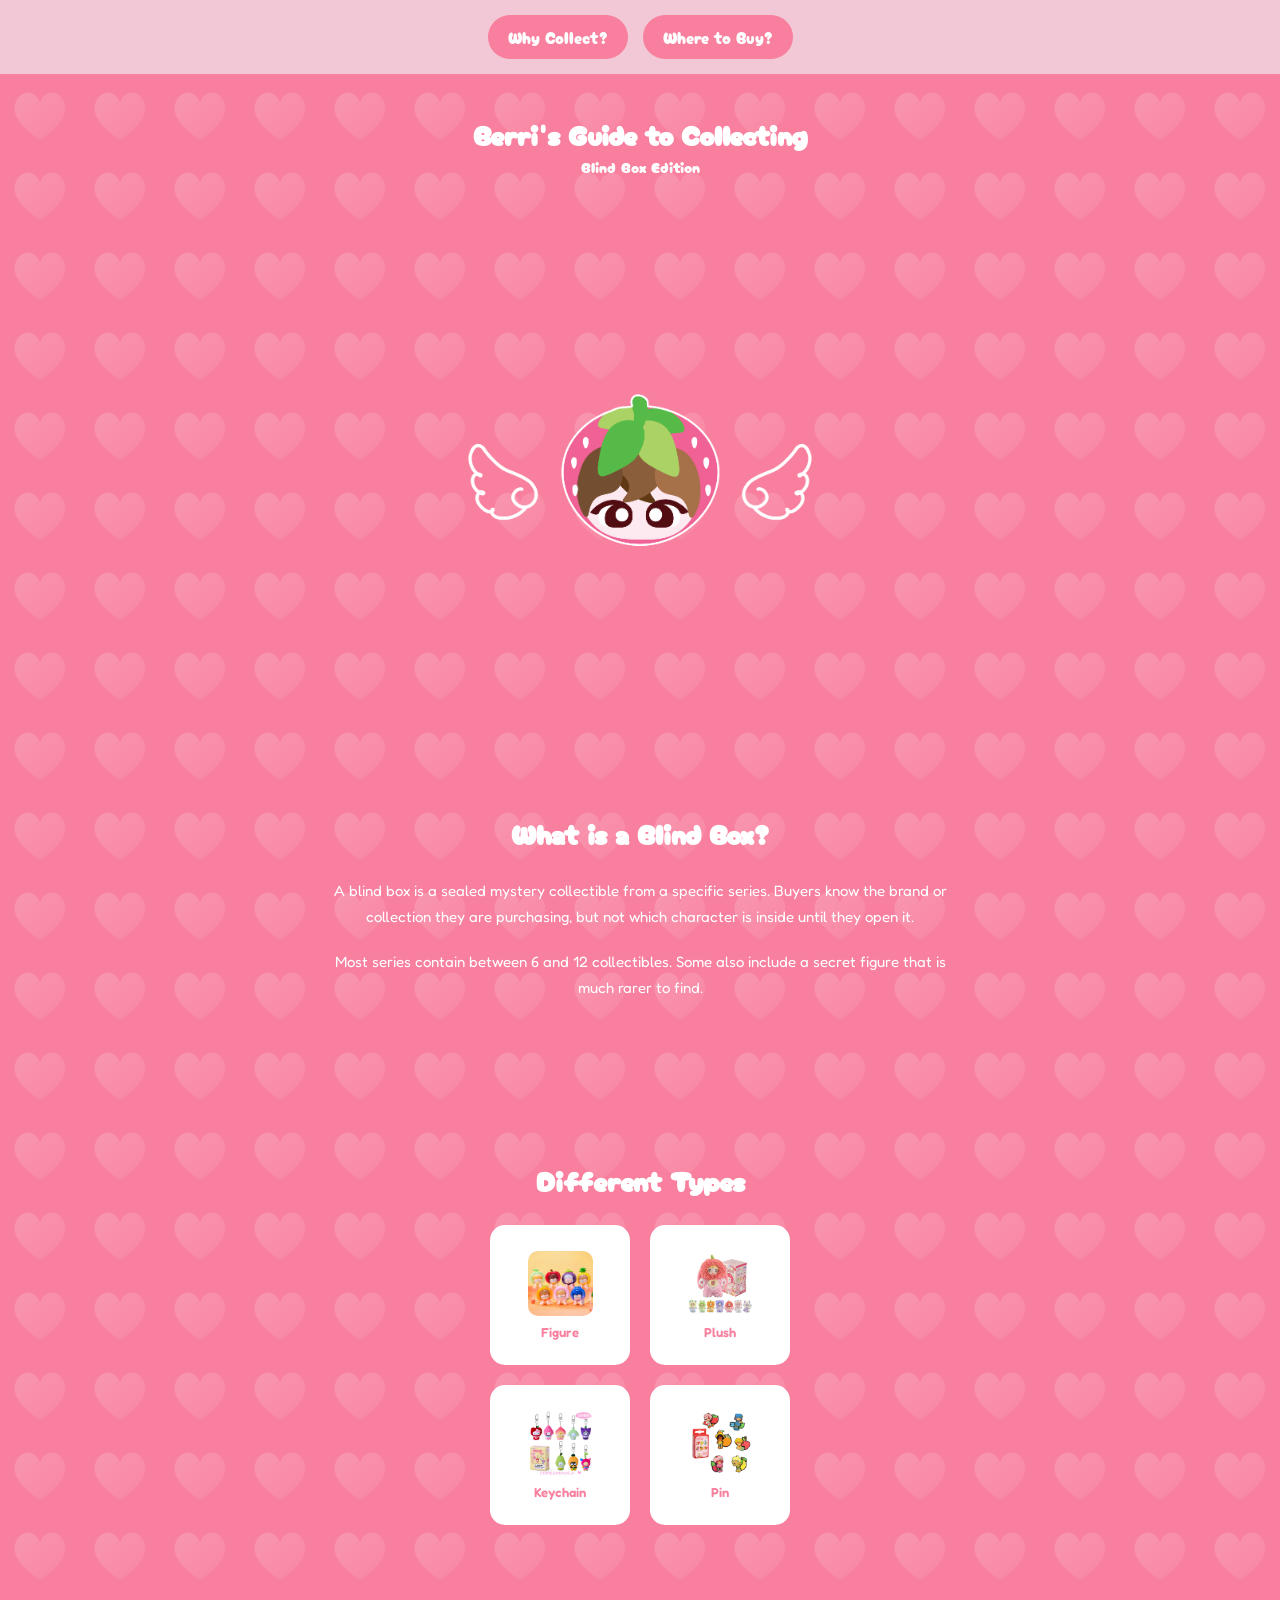
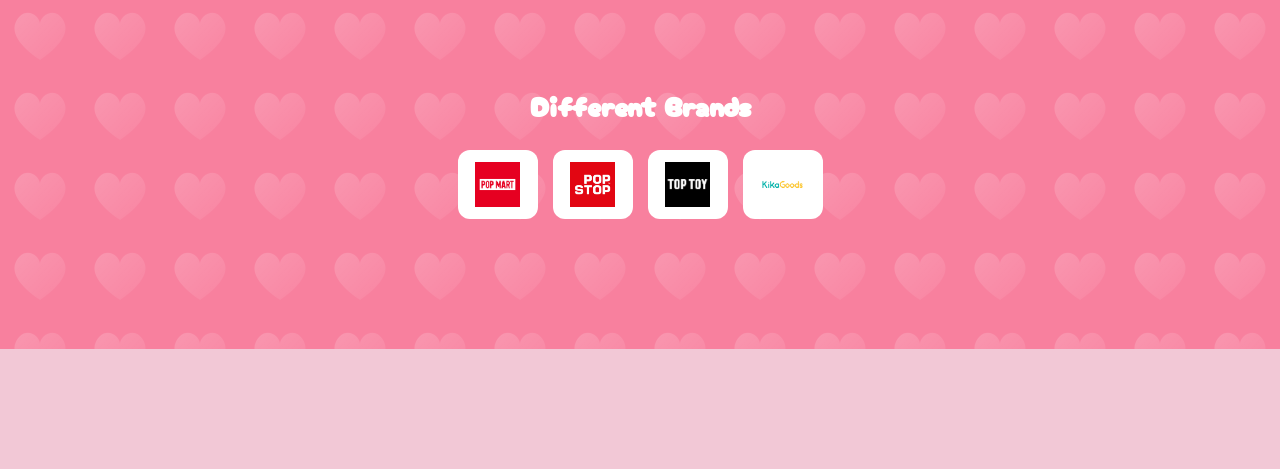
<file: index.html>
<!DOCTYPE html>
<html lang="en">
<head>
<meta charset="UTF-8">
<meta name="viewport" content="width=device-width, initial-scale=1.0">
<title>Berri's Guide to Collecting</title>

<link rel="preconnect" href="https://fonts.googleapis.com">
<link rel="preconnect" href="https://fonts.gstatic.com" crossorigin>
<link href="https://fonts.googleapis.com/css2?family=Cherry+Bomb+One&family=Fredoka:wght@300;400;500;600&display=swap" rel="stylesheet">
<head>
  <link rel="icon" href="favicon.png">
</head>
<style>
*{
    margin:0;
    padding:0;
    box-sizing:border-box;
}

body{
    font-family:'Fredoka', sans-serif;
    color:white;
}

/* 💖 HEART BACKGROUND */
.container{
    width:100%;
    min-height:100vh;
    background-color:#f8809e;

    background-image:
    url("data:image/svg+xml,%3Csvg xmlns='http://www.w3.org/2000/svg' width='60' height='60'%3E%3Cdefs%3E%3ClinearGradient id='g' x1='0' y1='0' x2='1' y2='1'%3E%3Cstop offset='0%25' stop-color='white' stop-opacity='0.18'/%3E%3Cstop offset='100%25' stop-color='white' stop-opacity='0.04'/%3E%3C/linearGradient%3E%3C/defs%3E%3Cpath d='M30 45 C12 33 6 21 15 12 C21 6 30 12 30 18 C30 12 39 6 45 12 C54 21 48 33 30 45Z' fill='url(%23g)'/%3E%3C/svg%3E");

    background-repeat:repeat;
    background-size:80px 80px;
}

/* NAVIGATION */
.top-bar{
    background:#f2c8d6;
    padding:15px;
    display:flex;
    justify-content:center;
    gap:15px;
}

.top-bar a{
    background:#f8809e;
    color:white;
    text-decoration:none;
    font-family:'Cherry Bomb One', cursive;
    padding:10px 20px;
    border-radius:25px;
    transition:0.25s ease;
}

.top-bar a:hover{
    background:#f8809e;
    transform:scale(1.05);
}

/* HERO */
.hero{
    text-align:center;
    padding:40px 20px;
}

.hero img{
    width:350px;
    max-width:90%;
    height:auto;
    margin-bottom:15px;
}

h1{
    font-family:'Cherry Bomb One', cursive;
    font-size:28px;
}

.subtitle{
    font-family:'Cherry Bomb One', cursive;
    font-size:15px;
}

/* SECTIONS */
section{
    padding:80px 20px;
    text-align:center;
}

h2{
    font-family:'Cherry Bomb One', cursive;
    font-size:28px;
    margin-bottom:25px;
}

p{
    max-width:650px;
    margin:0 auto;
    line-height:1.7;
    font-size:15px;
}

/* TYPES GRID */
.grid{
    display:grid;
    grid-template-columns:repeat(2, 140px);
    justify-content:center;
    gap:20px;
    margin-top:25px;
}

/* CARDS */
.card{
    width:140px;
    height:140px;

    background:white;
    color:#f8809e;

    border-radius:15px;

    display:flex;
    flex-direction:column;
    justify-content:center;
    align-items:center;

    transition:transform 0.25s ease;
}

.card:hover{
    transform:translateY(-5px);
}

.card img{
    width:65px;
    height:65px;
    object-fit:cover;
    border-radius:10px;
    margin-bottom:8px;
}

.card span{
    font-size:13px;
    font-weight:600;
}

/* BRANDS */
.brands{
    display:grid;
    grid-template-columns:repeat(4, 80px);
    justify-content:center;
    gap:15px;
    margin-top:25px;
}

.brand{
    background:white;
    padding:12px;
    border-radius:12px;

    display:flex;
    justify-content:center;
    align-items:center;

    transition:transform 0.25s ease, box-shadow 0.25s ease;
}

.brand:hover{
    transform:scale(1.08);
    box-shadow:0 8px 16px rgba(0,0,0,0.15);
}

.brand img{
    width:45px;
    height:auto;
    display:block;
}

/* FOOTER */
.footer{
    height:120px;
    background:#f2c8d6;
    margin-top:50px;
}
</style>
</head>

<body>

<div class="container">

    <div class="top-bar">
        <a href="why.html">Why Collect?</a>
        <a href="where.html">Where to Buy?</a>
    </div>
<div class="hero">

    <h1>Berri's Guide to Collecting</h1>
    <p class="subtitle">Blind Box Edition</p>

    <img src="websitelogo.png" alt="Logo">

</div>

    <section>
        <h2>What is a Blind Box?</h2>
<link rel="preconnect" href="https://fonts.googleapis.com">
<link rel="preconnect" href="https://fonts.gstatic.com" crossorigin>
<link href="https://fonts.googleapis.com/css2?family=Cherry+Bomb+One&family=Fredoka:wght@300..700&display=swap" rel="stylesheet">
        <p>
            A blind box is a sealed mystery collectible from a specific series.
            Buyers know the brand or collection they are purchasing, but not
            which character is inside until they open it.
        </p>

        <br>

        <p>
            Most series contain between 6 and 12 collectibles. Some also include
            a secret figure that is much rarer to find.
        </p>
    </section>

    <section>
        <h2>Different Types</h2>

        <div class="grid">

            <div class="card">
                <img src="figure.webp" alt="Figure">
                <span>Figure</span>
            </div>

            <div class="card">
                <img src="plush.jpg" alt="Plush">
                <span>Plush</span>
            </div>

            <div class="card">
                <img src="fruitkeychain.webp" alt="Keychain">
                <span>Keychain</span>
            </div>

            <div class="card">
                <img src="pin.png" alt="Pin">
                <span>Pin</span>
            </div>

        </div>
    </section>

    <section>
        <h2>Different Brands</h2>

        <div class="brands">

            <div class="brand">
                <a href="https://www.popmart.com" target="_blank">
                    <img src="popmart.png" alt="Pop Mart">
                </a>
            </div>

            <div class="brand">
                <a href="https://popstop.co.nz" target="_blank">
                    <img src="pop-stop.png" alt="Pop Stop">
                </a>
            </div>

            <div class="brand">
               <a href="https://gotoptoy.com" target="_blank">
                    <img src="toptoy_logo_3979e3a2-2dc9-4bb1-b08d-5b66e71ca399.jpg.webp" alt="Top Toy">
                </a>
            </div>

            <div class="brand">
                <a href="https://www.kikagoods.com" target="_blank">
                    <img src="kikagoods.jpg" alt="KikaGoods">
                </a>
            </div>

        </div>
    </section>

    <div class="footer"></div>

</div>

</body>
</html>
</file>
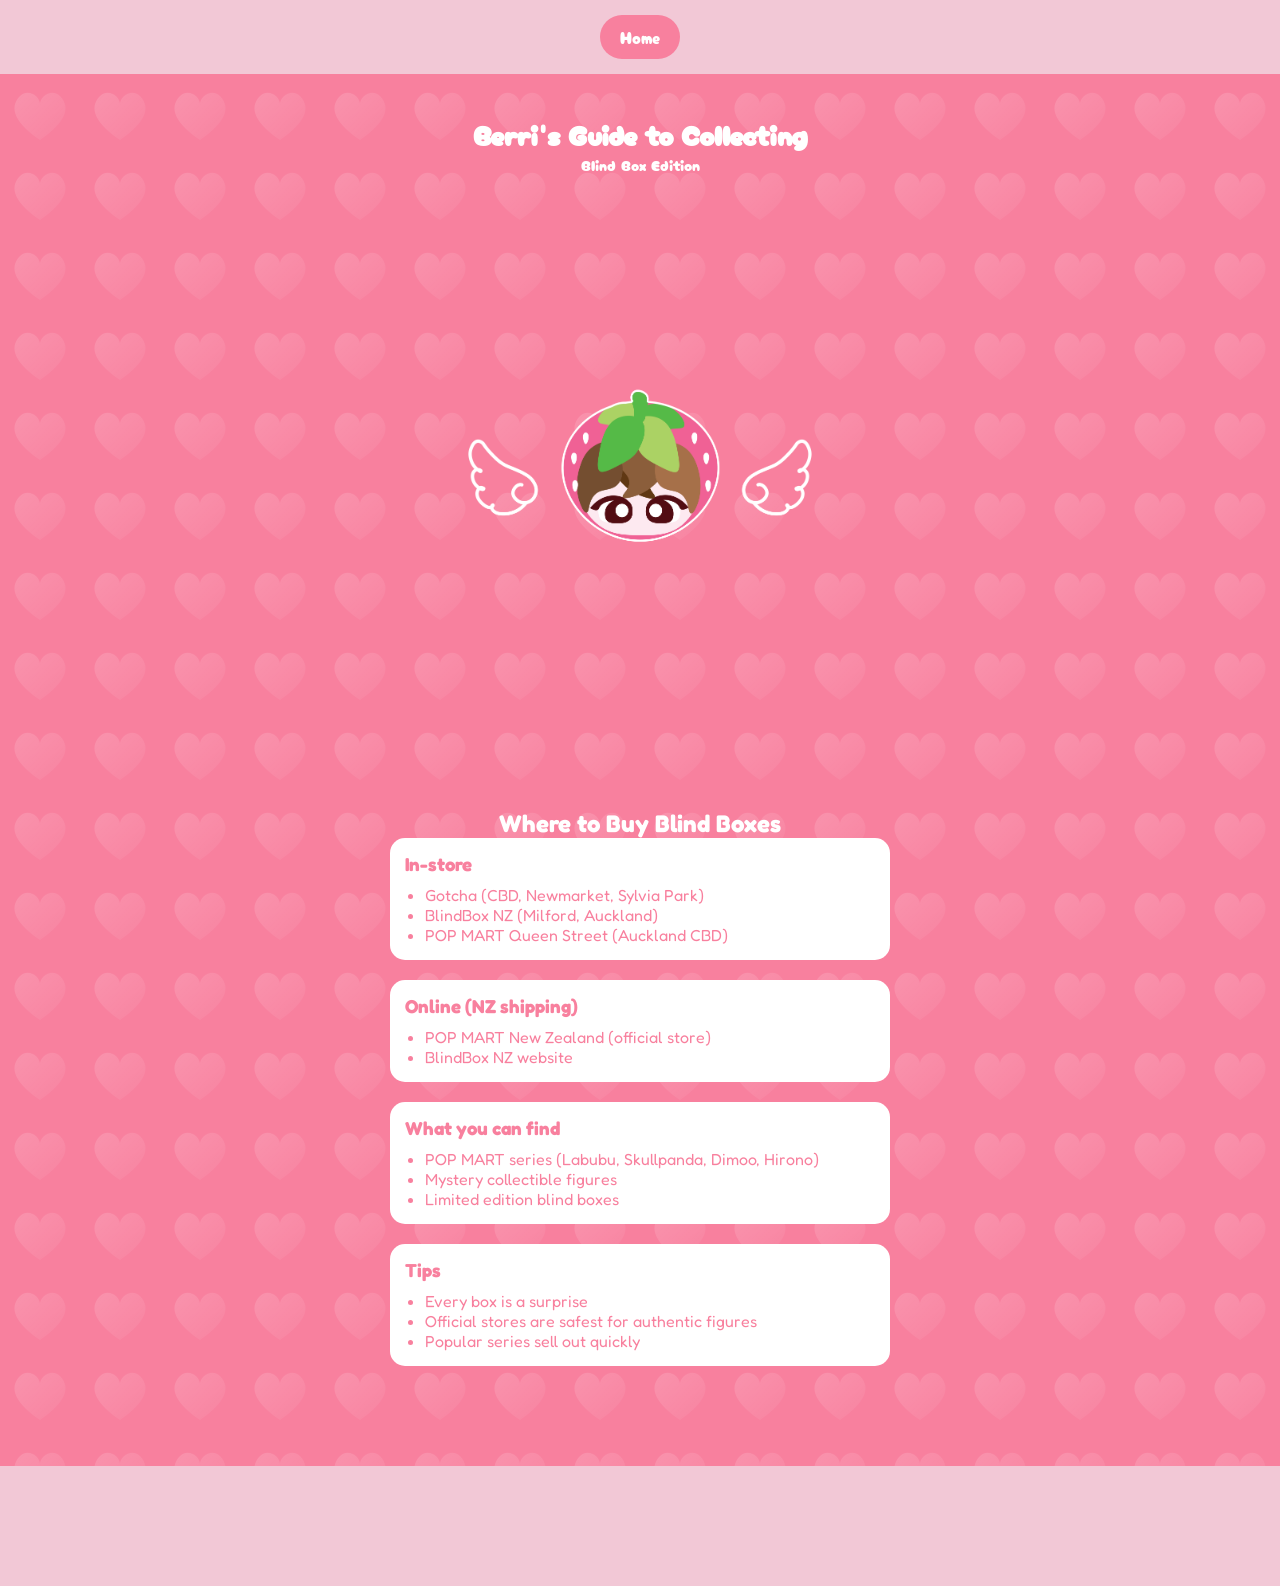
<file: where.html>
<!DOCTYPE html>
<html lang="en">
<head>
<meta charset="UTF-8">
<meta name="viewport" content="width=device-width, initial-scale=1.0">
<title>Berri's Guide to Collecting</title>

<link rel="preconnect" href="https://fonts.googleapis.com">
<link rel="preconnect" href="https://fonts.gstatic.com" crossorigin>
<link href="https://fonts.googleapis.com/css2?family=Cherry+Bomb+One&display=swap" rel="stylesheet">
<link rel="stylesheet" href="styles.css">
<style>
*{
    margin:0;
    padding:0;
    box-sizing:border-box;
}

body{
    font-family:'Fredoka', sans-serif;
}

/* BACKGROUND */
.container{
    width:100%;
    min-height:100vh;
    background-color:#f8809e;

    background-image:
        url("data:image/svg+xml,%3Csvg xmlns='http://www.w3.org/2000/svg' width='60' height='60'%3E%3Cdefs%3E%3ClinearGradient id='g' x1='0' y1='0' x2='1' y2='1'%3E%3Cstop offset='0%25' stop-color='white' stop-opacity='0.15'/%3E%3Cstop offset='100%25' stop-color='white' stop-opacity='0.03'/%3E%3C/linearGradient%3E%3C/defs%3E%3Cpath d='M30 45 C12 33 6 21 15 12 C21 6 30 12 30 18 C30 12 39 6 45 12 C54 21 48 33 30 45Z' fill='url(%23g)'/%3E%3C/svg%3E");

    background-repeat:repeat;
    background-size:80px 80px;

    color:white;
}

/* NAVBAR */
.top-bar{
    width:100%;
    background:#f2c8d6;
    padding:15px;
    display:flex;
    justify-content:center;
    gap:15px;
}

.top-bar a{
    background:#f8809e;
    color:white;
    text-decoration:none;
    font-family:'Cherry Bomb One', cursive;
    padding:10px 20px;
    border-radius:25px;
    display:inline-block;
    transition:0.2s ease;
}

.top-bar a:hover{
    background:#f8809e;
    transform:scale(1.05);
}

/* HERO */
.hero{
    text-align:center;
    padding:40px 20px;
}

.hero img{
    width:350px;
    max-width:90%;
    height:auto;
    margin-bottom:15px;
}

h1{
    font-family:'Cherry Bomb One', cursive;
    font-size:28px;
}

.subtitle{
    font-family:'Cherry Bomb One', cursive;
    font-size:15px;
}

}

h2{
    font-family:'Cherry Bomb One', cursive;
    font-size:28px;
    margin-bottom:30px;
}

/* CARDS */
.card{
    background:white;
    color:#f8809e;
    padding:15px;
    margin:0 auto 20px auto;
    border-radius:15px;
    max-width:500px;
    text-align:left;
}

.card ul{
    padding-left:20px;
    margin-top:10px;
}

/* FOOTER */
.footer{
    height:120px;
    background:#f2c8d6;
    width:100%;
    margin-top:auto;
}
</style>
</head>

<body>

<div class="container">

    <div class="top-bar">
        <a href="index.html">Home</a>
    </div>
<div class="hero">

    <h1>Berri's Guide to Collecting</h1>
    <p class="subtitle">Blind Box Edition</p>

    <img src="websitelogo.png" alt="Logo">

</div>
    <section>
        <h2>Where to Buy Blind Boxes</h2>
<link rel="preconnect" href="https://fonts.googleapis.com">
<link rel="preconnect" href="https://fonts.gstatic.com" crossorigin>
<link href="https://fonts.googleapis.com/css2?family=Cherry+Bomb+One&family=Fredoka:wght@300..700&display=swap" rel="stylesheet">
        <div class="card">
            <h3>In-store</h3>
            <ul>
                <li>Gotcha (CBD, Newmarket, Sylvia Park)</li>
                <li>BlindBox NZ (Milford, Auckland)</li>
                <li>POP MART Queen Street (Auckland CBD)</li>
            </ul>
        </div>

        <div class="card">
            <h3>Online (NZ shipping)</h3>
            <ul>
                <li>POP MART New Zealand (official store)</li>
                <li>BlindBox NZ website</li>
            </ul>
        </div>

        <div class="card">
            <h3>What you can find</h3>
            <ul>
                <li>POP MART series (Labubu, Skullpanda, Dimoo, Hirono)</li>
                <li>Mystery collectible figures</li>
                <li>Limited edition blind boxes</li>
            </ul>
        </div>

        <div class="card">
            <h3>Tips</h3>
            <ul>
                <li>Every box is a surprise</li>
                <li>Official stores are safest for authentic figures</li>
                <li>Popular series sell out quickly</li>
            </ul>
        </div>
    </section>

    <div class="footer"></div>

</div>

</body>
</html>
</file>
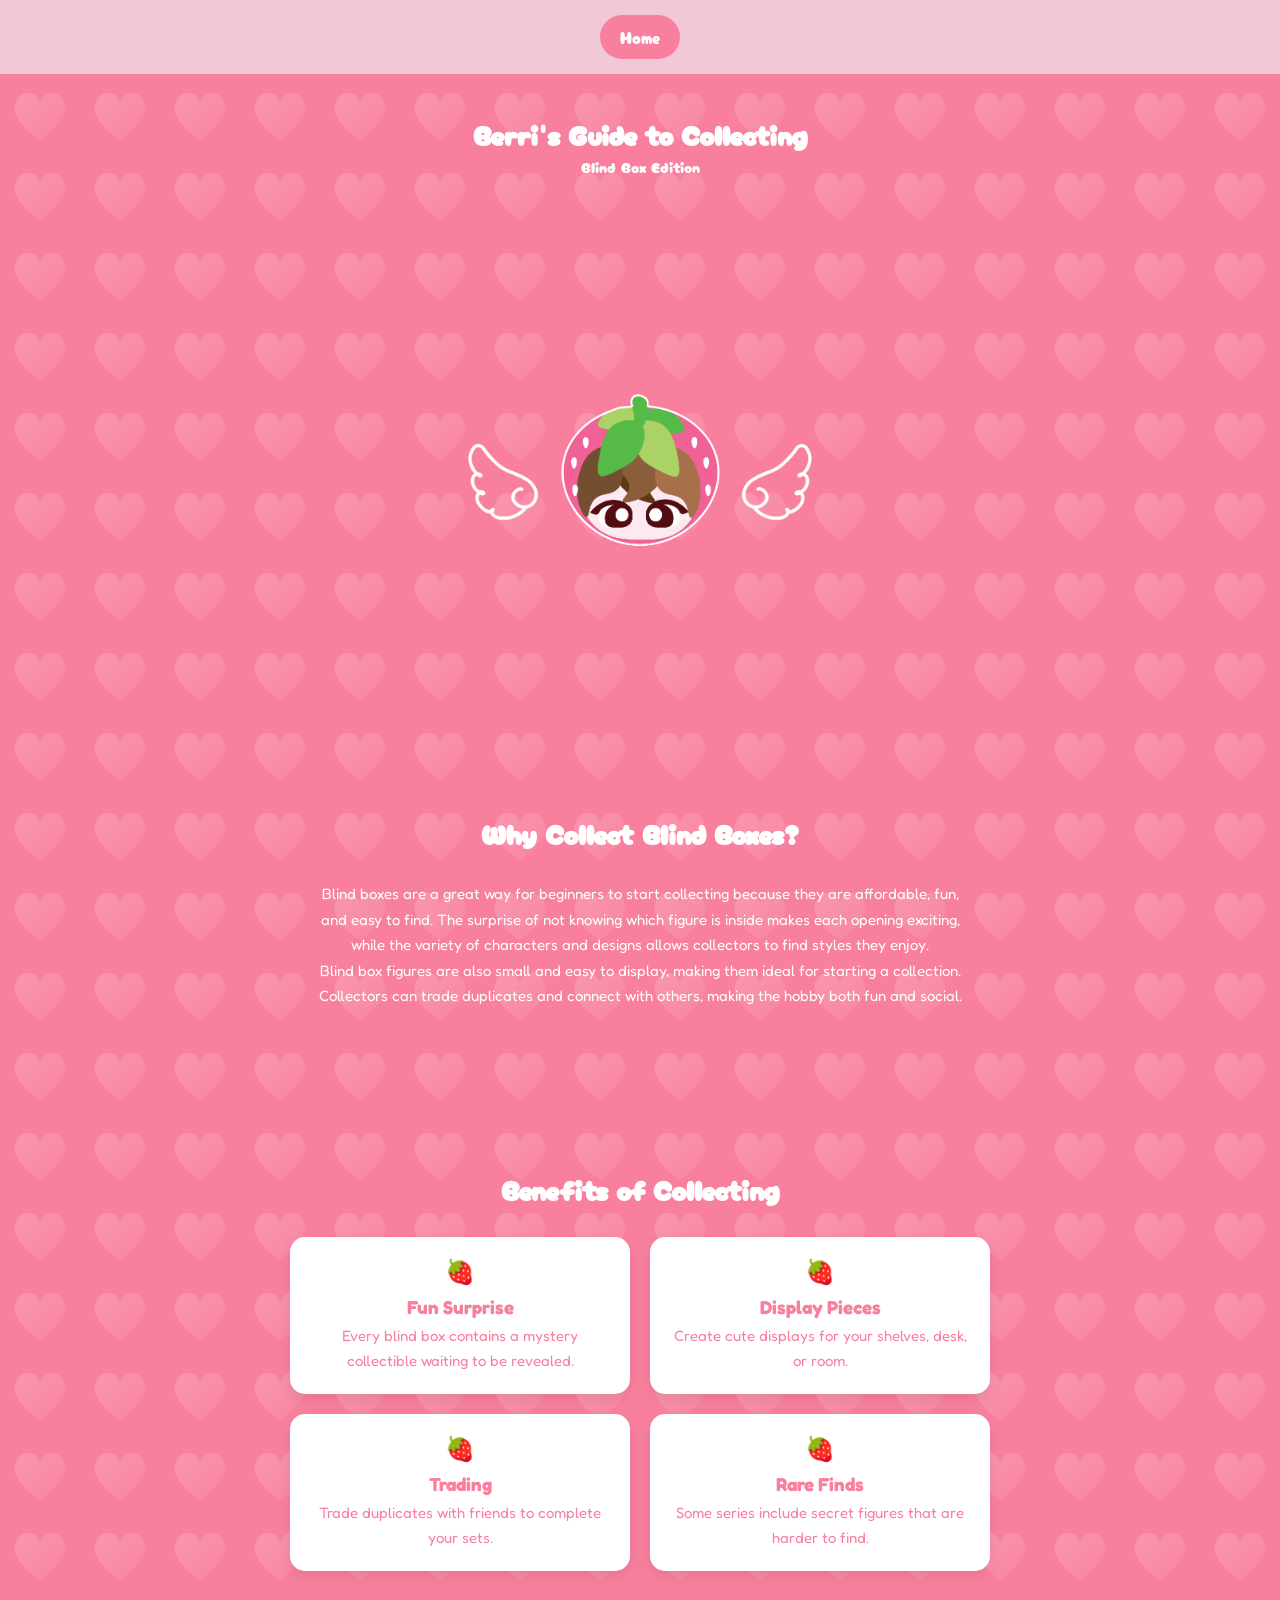
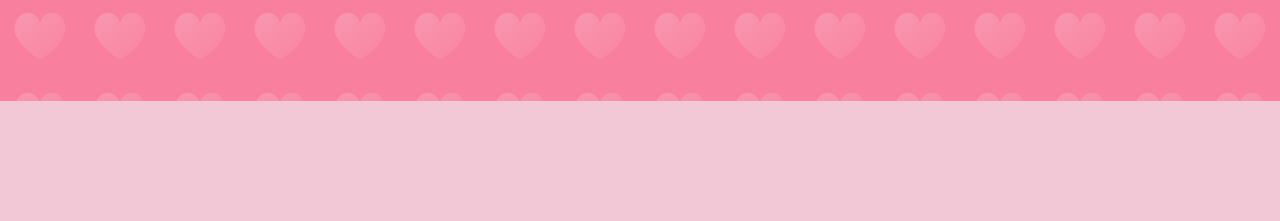
<file: why.html>
<!DOCTYPE html>
<html lang="en">
<head>
<meta charset="UTF-8">
<meta name="viewport" content="width=device-width, initial-scale=1.0">
<title>Berri's Guide to Collecting</title>

<link rel="preconnect" href="https://fonts.googleapis.com">
<link rel="preconnect" href="https://fonts.gstatic.com" crossorigin>
<link href="https://fonts.googleapis.com/css2?family=Cherry+Bomb+One&family=Fredoka:wght@300;400;500;600&display=swap" rel="stylesheet">

<style>
*{
    margin:0;
    padding:0;
    box-sizing:border-box;
}

body{
    font-family:'Fredoka', sans-serif;
    color:white;
}

/* BACKGROUND */
.container{
    width:100%;
    min-height:100vh;
    background-color:#f8809e;

    background-image:
    url("data:image/svg+xml,%3Csvg xmlns='http://www.w3.org/2000/svg' width='60' height='60'%3E%3Cdefs%3E%3ClinearGradient id='g' x1='0' y1='0' x2='1' y2='1'%3E%3Cstop offset='0%25' stop-color='white' stop-opacity='0.18'/%3E%3Cstop offset='100%25' stop-color='white' stop-opacity='0.04'/%3E%3C/linearGradient%3E%3C/defs%3E%3Cpath d='M30 45 C12 33 6 21 15 12 C21 6 30 12 30 18 C30 12 39 6 45 12 C54 21 48 33 30 45Z' fill='url(%23g)'/%3E%3C/svg%3E");

    background-repeat:repeat;
    background-size:80px 80px;
}

/* NAV */
.top-bar{
    background:#f2c8d6;
    padding:15px;
    display:flex;
    justify-content:center;
    gap:15px;
}

.top-bar a{
    background:#f8809e;
    color:white;
    text-decoration:none;
    font-family:'Cherry Bomb One', cursive;
    padding:10px 20px;
    border-radius:25px;
}

/* HERO */
.hero{
    text-align:center;
    padding:40px 20px;
}

.hero img{
    width:350px;
    max-width:90%;
    margin-bottom:15px;
}

h1{
    font-family:'Cherry Bomb One', cursive;
    font-size:28px;
}

.subtitle{
    font-family:'Cherry Bomb One', cursive;
    font-size:15px;
}

/* SECTIONS */
section{
    padding:80px 20px;
    text-align:center;
}

h2{
    font-family:'Cherry Bomb One', cursive;
    font-size:28px;
    margin-bottom:28px;
}

p{
    max-width:650px;
    margin:0 auto;
    line-height:1.7;
    font-size:15px;
}

/* BENEFITS GRID */
.benefits-grid{
    display:grid;
    grid-template-columns:repeat(2, 1fr);
    gap:20px;
    max-width:700px;
    margin:0 auto;
}

.benefit-card{
    background:white;
    color:#f8809e;
    padding:20px;
    border-radius:15px;
    text-align:center;
    box-shadow:0 6px 15px rgba(0,0,0,0.08);
}

.icon{
    font-size:24px;
}

.benefit-card h3{
    margin:10px 0 5px;
}

/* FOOTER */
.footer{
    height:120px;
    background:#f2c8d6;
    margin-top:50px;
}
</style>
</head>

<body>

<div class="container">

    <div class="top-bar">
        <a href="index.html">Home</a>
    </div>

    <div class="hero">
        <h1>Berri's Guide to Collecting</h1>
        <p class="subtitle">Blind Box Edition</p>
  <img src="websitelogo.png" alt="Logo">
    </div>

    <section>
        <h2>Why Collect Blind Boxes?</h2>

        <p>
            Blind boxes are a great way for beginners to start collecting because they are affordable, fun, and easy to find. The surprise of not knowing which figure is inside makes each opening exciting, while the variety of characters and designs allows collectors to find styles they enjoy.
        </p>

        <p>
            Blind box figures are also small and easy to display, making them ideal for starting a collection. Collectors can trade duplicates and connect with others, making the hobby both fun and social.
        </p>
    </section>

    <section>
        <h2>Benefits of Collecting</h2>

        <div class="benefits-grid">

            <div class="benefit-card">
                <div class="icon">🍓</div>
                <h3>Fun Surprise</h3>
                <p>Every blind box contains a mystery collectible waiting to be revealed.</p>
            </div>

            <div class="benefit-card">
                <div class="icon">🍓</div>
                <h3>Display Pieces</h3>
                <p>Create cute displays for your shelves, desk, or room.</p>
            </div>

            <div class="benefit-card">
                <div class="icon">🍓</div>
                <h3>Trading</h3>
                <p>Trade duplicates with friends to complete your sets.</p>
            </div>

            <div class="benefit-card">
                <div class="icon">🍓</div>
                <h3>Rare Finds</h3>
                <p>Some series include secret figures that are harder to find.</p>
            </div>

        </div>
    </section>

    <div class="footer"></div>

</div>

</body>
</html>
</file>
<file: styles.css>
*{
    margin:0;
    padding:0;
    box-sizing:border-box;
}

body{
    font-family:'Fredoka', sans-serif;
    color:white;
}

/* BACKGROUND */
.container{
    width:100%;
    min-height:100vh;
    background-color:#f8809e;

    background-image:
        url("data:image/svg+xml,%3Csvg xmlns='http://www.w3.org/2000/svg' width='60' height='60'%3E%3Cdefs%3E%3ClinearGradient id='g' x1='0' y1='0' x2='1' y2='1'%3E%3Cstop offset='0%25' stop-color='white' stop-opacity='0.15'/%3E%3Cstop offset='100%25' stop-color='white' stop-opacity='0.03'/%3E%3C/linearGradient%3E%3C/defs%3E%3Cpath d='M30 45 C12 33 6 21 15 12 C21 6 30 12 30 18 C30 12 39 6 45 12 C54 21 48 33 30 45Z' fill='url(%23g)'/%3E%3C/svg%3E");

    background-repeat:repeat;
    background-size:80px 80px;
}

/* NAV */
.top-bar{
    width:100%;
    background:#f2c8d6;
    padding:15px;
    display:flex;
    justify-content:center;
    gap:15px;
}

.top-bar a{
    background:#f8809e;
    color:white;
    text-decoration:none;
    font-family:'Cherry Bomb One', cursive;
    padding:10px 20px;
    border-radius:25px;
    transition:0.2s ease;
}

.top-bar a:hover{
    transform:scale(1.05);
}

/* HERO */
.hero{
    text-align:center;
    padding:40px 20px;
}

.hero img{
    width:350px;
    max-width:90%;
    height:auto;
    margin-bottom:15px;
}

h1{
    font-family:'Cherry Bomb One', cursive;
    font-size:28px;
}

.subtitle{
    font-family:'Cherry Bomb One', cursive;
    font-size:15px;
}

/* SECTION (FIXED PADDING ISSUE) */
section{
    padding:80px 20px;
    text-align:center;
}


/* CARDS */
.card{
    background:white;
    color:#f8809e;
    padding:15px;
    margin:0 auto 20px auto;
    border-radius:15px;
    max-width:500px;
    text-align:left;
}

.card ul{
    padding-left:20px;
    margin-top:10px;
}

/* FOOTER */
.footer{
    height:120px;
    background:#f2c8d6;
    width:100%;
    margin-top:auto;
}
</file>
